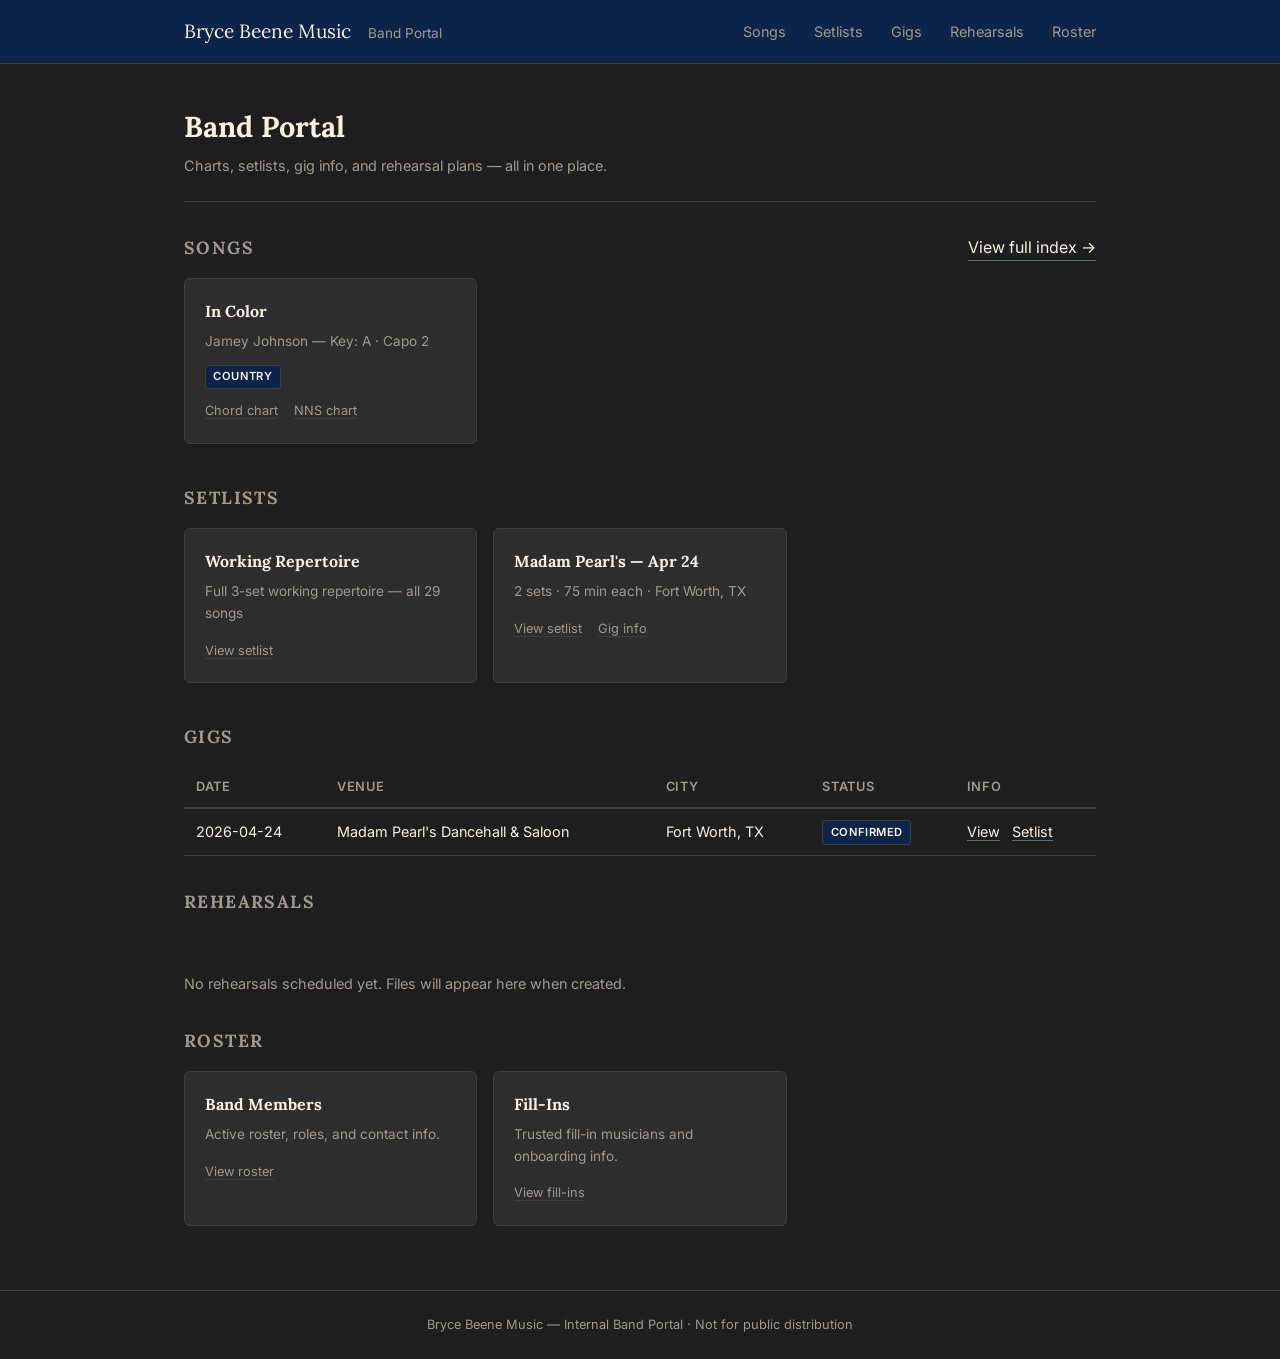
<file: portal.html>
<!DOCTYPE html>
<html lang="en">
<head>
  <meta charset="UTF-8" />
  <meta name="viewport" content="width=device-width, initial-scale=1.0" />
  <title>Band Portal — Bryce Beene Music</title>
  <link rel="preconnect" href="https://fonts.googleapis.com" />
  <link rel="preconnect" href="https://fonts.gstatic.com" crossorigin />
  <link href="https://fonts.googleapis.com/css2?family=Lora:wght@400;600&family=Inter:wght@400;600&display=swap" rel="stylesheet" />
  <link rel="stylesheet" href="css/portal.css" />
</head>
<body>

  <!-- Header -->
  <header class="site-header">
    <div class="container">
      <a href="portal.html" class="brand">
        Bryce Beene Music <span>Band Portal</span>
      </a>
      <nav>
        <a href="#songs">Songs</a>
        <a href="#setlists">Setlists</a>
        <a href="#gigs">Gigs</a>
        <a href="#rehearsals">Rehearsals</a>
        <a href="#roster">Roster</a>
      </nav>
    </div>
  </header>

  <main>
    <div class="container">

      <!-- Page Title -->
      <div class="page-title">
        <h1>Band Portal</h1>
        <p>Charts, setlists, gig info, and rehearsal plans — all in one place.</p>
      </div>

      <!-- Songs -->
      <section id="songs">
        <div class="section-header">
          <h2>Songs</h2>
          <a href="viewer.html?file=band-docs/songs/_index.md">View full index →</a>
        </div>
        <div id="songs-grid" class="card-grid"></div>
      </section>

      <!-- Setlists -->
      <section id="setlists">
        <div class="section-header">
          <h2>Setlists</h2>
        </div>
        <div id="setlists-grid" class="card-grid"></div>
      </section>

      <!-- Gigs -->
      <section id="gigs">
        <div class="section-header">
          <h2>Gigs</h2>
        </div>
        <div class="table-wrap">
          <table>
            <thead>
              <tr>
                <th>Date</th>
                <th>Venue</th>
                <th>City</th>
                <th>Status</th>
                <th>Info</th>
              </tr>
            </thead>
            <tbody id="gigs-tbody"></tbody>
          </table>
        </div>
      </section>

      <!-- Rehearsals -->
      <section id="rehearsals">
        <div class="section-header">
          <h2>Rehearsals</h2>
        </div>
        <div id="rehearsals-grid" class="card-grid"></div>
        <p id="rehearsals-empty" style="font-size:0.9rem; color:var(--text-secondary); margin-bottom:2rem; display:none;">
          No rehearsals scheduled yet. Files will appear here when created.
        </p>
      </section>

      <!-- Roster -->
      <section id="roster">
        <div class="section-header">
          <h2>Roster</h2>
        </div>
        <div class="card-grid">
          <div class="card">
            <h3>Band Members</h3>
            <p>Active roster, roles, and contact info.</p>
            <div class="card-links">
              <a href="viewer.html?file=band-docs/roster/band-members.md">View roster</a>
            </div>
          </div>
          <div class="card">
            <h3>Fill-Ins</h3>
            <p>Trusted fill-in musicians and onboarding info.</p>
            <div class="card-links">
              <a href="viewer.html?file=band-docs/roster/fill-ins.md">View fill-ins</a>
            </div>
          </div>
        </div>
      </section>

    </div>
  </main>

  <footer class="site-footer">
    <div class="container">
      Bryce Beene Music — Internal Band Portal · Not for public distribution
    </div>
  </footer>

  <script>
    fetch('band-docs/manifest.json')
      .then(r => r.json())
      .then(data => {
        renderSongs(data.songs);
        renderSetlists(data.setlists);
        renderGigs(data.gigs);
        renderRehearsals(data.rehearsals);
      })
      .catch(err => console.error('Failed to load manifest:', err));

    function renderSongs(songs) {
      const active = songs.filter(s => !s.archived);
      document.getElementById('songs-grid').innerHTML = active.map(s => {
        const capo = s.capo ? ` · Capo ${s.capo}` : '';
        const tags = s.tags ? s.tags.map(t =>
          `<span class="badge">${t}</span>`).join(' ') : '';
        return `
          <div class="card">
            <h3>${s.title}</h3>
            <p>${s.artist} — Key: ${s.key}${capo}</p>
            ${tags ? `<p style="margin-bottom:0.5rem;">${tags}</p>` : ''}
            <div class="card-links">
              ${s.chord_chart ? `<a href="viewer.html?file=${s.chord_chart}">Chord chart</a>` : ''}
              ${s.number_chart ? `<a href="viewer.html?file=${s.number_chart}">NNS chart</a>` : ''}
            </div>
          </div>`;
      }).join('');
    }

    function renderSetlists(setlists) {
      const active = setlists.filter(s => !s.archived);
      document.getElementById('setlists-grid').innerHTML = active.map(s => `
        <div class="card">
          <h3>${s.title}</h3>
          <p>${s.description}</p>
          <div class="card-links">
            <a href="viewer.html?file=${s.file}">View setlist</a>
            ${s.gig ? `<a href="viewer.html?file=${s.gig}">Gig info</a>` : ''}
          </div>
        </div>`).join('');
    }

    function renderGigs(gigs) {
      const active = gigs.filter(g => !g.archived);
      document.getElementById('gigs-tbody').innerHTML = active.map(g => `
        <tr>
          <td>${g.date}</td>
          <td>${g.venue}</td>
          <td>${g.city}</td>
          <td><span class="badge">${g.status}</span></td>
          <td>
            <a href="viewer.html?file=${g.file}">View</a>
            ${g.setlist ? `<a href="viewer.html?file=${g.setlist}" style="margin-left:0.5rem;">Setlist</a>` : ''}
          </td>
        </tr>`).join('');
    }

    function renderRehearsals(rehearsals) {
      const active = rehearsals.filter(r => !r.archived);
      const emptyEl = document.getElementById('rehearsals-empty');
      if (active.length === 0) {
        emptyEl.style.display = 'block';
        return;
      }
      document.getElementById('rehearsals-grid').innerHTML = active.map(r => `
        <div class="card">
          <h3>${r.date}</h3>
          <p>${r.description || ''}</p>
          <div class="card-links">
            <a href="viewer.html?file=${r.file}">View plan</a>
          </div>
        </div>`).join('');
    }
  </script>

</body>
</html>
</file>
<file: css/portal.css>
/* ============================================
   Portal & Viewer — Bryce Beene Music
   Internal band member tool
   ============================================ */

/* --- Variables --- */
:root {
  --bg-primary: #1e1e1e;
  --bg-secondary: #252526;
  --bg-card: #2d2d2d;
  --border: #3e3e3e;
  --text-primary: #f8f0e5;
  --text-secondary: #a0998f;
  --accent-navy: #0b2447;
  --accent-cream: #f8f0e5;
  --accent-green: #576f72;
  --highlight: #1e3a5f;
  --font-headline: 'Lora', serif;
  --font-body: 'Inter', sans-serif;
  --font-mono: 'Courier New', Courier, monospace;
}

/* --- Reset --- */
*, *::before, *::after {
  box-sizing: border-box;
  margin: 0;
  padding: 0;
}

/* --- Base --- */
html {
  font-size: 16px;
  scroll-behavior: smooth;
}

body {
  background-color: var(--bg-primary);
  color: var(--text-primary);
  font-family: var(--font-body);
  line-height: 1.6;
  min-height: 100vh;
}

a {
  color: var(--accent-cream);
  text-decoration: none;
  border-bottom: 1px solid var(--accent-green);
  transition: color 0.2s, border-color 0.2s;
}

a:hover {
  color: #ffffff;
  border-bottom-color: var(--accent-cream);
}

/* --- Layout --- */
.container {
  max-width: 960px;
  margin: 0 auto;
  padding: 0 1.5rem;
}

/* --- Header --- */
.site-header {
  background-color: var(--accent-navy);
  border-bottom: 1px solid var(--border);
  padding: 1rem 0;
  position: sticky;
  top: 0;
  z-index: 100;
}

.site-header .container {
  display: flex;
  align-items: center;
  justify-content: space-between;
}

.site-header .brand {
  font-family: var(--font-headline);
  font-size: 1.2rem;
  color: var(--accent-cream);
  border-bottom: none;
}

.site-header .brand span {
  font-size: 0.85rem;
  color: var(--text-secondary);
  font-family: var(--font-body);
  margin-left: 0.75rem;
}

.site-header nav a {
  font-size: 0.9rem;
  margin-left: 1.5rem;
  border-bottom: none;
  color: var(--text-secondary);
}

.site-header nav a:hover {
  color: var(--accent-cream);
}

/* --- Page Title --- */
.page-title {
  padding: 2.5rem 0 1.5rem;
  border-bottom: 1px solid var(--border);
  margin-bottom: 2rem;
}

.page-title h1 {
  font-family: var(--font-headline);
  font-size: 1.8rem;
  color: var(--accent-cream);
  margin-bottom: 0.25rem;
}

.page-title p {
  color: var(--text-secondary);
  font-size: 0.9rem;
}

/* --- Cards --- */
.card-grid {
  display: grid;
  grid-template-columns: repeat(auto-fill, minmax(260px, 1fr));
  gap: 1rem;
  margin-bottom: 2.5rem;
}

.card {
  background-color: var(--bg-card);
  border: 1px solid var(--border);
  border-radius: 6px;
  padding: 1.25rem;
  transition: border-color 0.2s, background-color 0.2s;
}

.card:hover {
  border-color: var(--accent-green);
  background-color: var(--highlight);
}

.card h3 {
  font-family: var(--font-headline);
  font-size: 1rem;
  color: var(--accent-cream);
  margin-bottom: 0.4rem;
}

.card p {
  font-size: 0.85rem;
  color: var(--text-secondary);
  margin-bottom: 0.75rem;
}

.card .card-links a {
  font-size: 0.8rem;
  margin-right: 0.75rem;
  color: var(--text-secondary);
  border-bottom: 1px solid var(--border);
}

.card .card-links a:hover {
  color: var(--accent-cream);
  border-bottom-color: var(--accent-green);
}

/* --- Section Headers --- */
.section-header {
  display: flex;
  align-items: center;
  justify-content: space-between;
  margin-bottom: 1rem;
}

.section-header h2 {
  font-family: var(--font-headline);
  font-size: 1.1rem;
  color: var(--text-secondary);
  text-transform: uppercase;
  letter-spacing: 0.08em;
}

/* --- Tables --- */
.table-wrap {
  overflow-x: auto;
  margin-bottom: 2rem;
}

table {
  width: 100%;
  border-collapse: collapse;
  font-size: 0.9rem;
}

thead tr {
  border-bottom: 2px solid var(--border);
}

thead th {
  text-align: left;
  padding: 0.6rem 0.75rem;
  color: var(--text-secondary);
  font-weight: 600;
  font-size: 0.8rem;
  text-transform: uppercase;
  letter-spacing: 0.05em;
}

tbody tr {
  border-bottom: 1px solid var(--border);
  transition: background-color 0.15s;
}

tbody tr:hover {
  background-color: var(--bg-card);
}

tbody td {
  padding: 0.6rem 0.75rem;
  color: var(--text-primary);
}

/* --- Viewer Content --- */
.viewer-content {
  padding: 2rem 0 4rem;
}

.viewer-content h1,
.viewer-content h2,
.viewer-content h3 {
  font-family: var(--font-headline);
  color: var(--accent-cream);
  margin: 1.5rem 0 0.75rem;
}

.viewer-content h1 {
  font-size: 1.8rem;
  padding-bottom: 0.5rem;
  border-bottom: 1px solid var(--border);
}

.viewer-content h2 {
  font-size: 1.2rem;
  padding-bottom: 0.35rem;
  border-bottom: 1px solid var(--border);
}

.viewer-content h3 {
  font-size: 1rem;
}

.viewer-content p {
  margin-bottom: 0.75rem;
  color: var(--text-primary);
}

.viewer-content ul,
.viewer-content ol {
  margin: 0.5rem 0 0.75rem 1.5rem;
  color: var(--text-primary);
}

.viewer-content li {
  margin-bottom: 0.25rem;
}

.viewer-content hr {
  border: none;
  border-top: 1px solid var(--border);
  margin: 1.5rem 0;
}

.viewer-content table {
  margin-bottom: 1rem;
}

/* --- Code blocks (chord charts) --- */
.viewer-content pre {
  background-color: var(--bg-card);
  border: 1px solid var(--border);
  border-left: 3px solid var(--accent-green);
  border-radius: 4px;
  padding: 1rem 1.25rem;
  overflow-x: auto;
  margin: 0.75rem 0 1.25rem;
}

.viewer-content pre code {
  font-family: var(--font-mono);
  font-size: 0.9rem;
  color: var(--accent-cream);
  background: none;
  padding: 0;
}

.viewer-content code {
  font-family: var(--font-mono);
  font-size: 0.85rem;
  background-color: var(--bg-card);
  padding: 0.15rem 0.35rem;
  border-radius: 3px;
  color: var(--accent-cream);
}

/* --- Back link --- */
.back-link {
  display: inline-flex;
  align-items: center;
  gap: 0.4rem;
  font-size: 0.85rem;
  color: var(--text-secondary);
  border-bottom: none;
  margin: 1.5rem 0;
}

.back-link:hover {
  color: var(--accent-cream);
}

/* --- Download button --- */
.btn-download {
  display: inline-block;
  padding: 0.4rem 0.9rem;
  font-size: 0.8rem;
  background-color: var(--accent-navy);
  color: var(--accent-cream);
  border: 1px solid var(--border);
  border-radius: 4px;
  cursor: pointer;
  transition: background-color 0.2s;
  text-decoration: none;
}

.btn-download:hover {
  background-color: var(--highlight);
  border-color: var(--accent-green);
}

/* --- Badge --- */
.badge {
  display: inline-block;
  font-size: 0.7rem;
  padding: 0.15rem 0.45rem;
  border-radius: 3px;
  font-weight: 600;
  text-transform: uppercase;
  letter-spacing: 0.04em;
  background-color: var(--accent-navy);
  color: var(--accent-cream);
  border: 1px solid var(--border);
}

.badge.original {
  background-color: #2d4a1e;
  border-color: #4a7a32;
  color: #a8d878;
}

/* --- Archive Toggle --- */
.archive-toggle {
  display: inline-flex;
  align-items: center;
  gap: 0.4rem;
  font-size: 0.8rem;
  color: var(--text-secondary);
  cursor: pointer;
  user-select: none;
}

.archive-toggle input[type="checkbox"] {
  accent-color: var(--accent-green);
  width: 14px;
  height: 14px;
  cursor: pointer;
}

.archive-toggle:hover {
  color: var(--accent-cream);
}

/* --- Archived Section --- */
.archived-section {
  margin-top: 1rem;
  margin-bottom: 2rem;
}

.archived-label {
  font-size: 0.75rem;
  text-transform: uppercase;
  letter-spacing: 0.08em;
  color: var(--text-secondary);
  border-top: 1px dashed var(--border);
  padding-top: 0.75rem;
  margin-bottom: 0.75rem;
}

/* --- Archived card state --- */
.card.archived {
  opacity: 0.6;
  border-style: dashed;
}

.card.archived:hover {
  opacity: 0.9;
}

tr.archived td {
  opacity: 0.6;
  font-style: italic;
}

/* --- Footer --- */
.site-footer {
  border-top: 1px solid var(--border);
  padding: 1.5rem 0;
  margin-top: 4rem;
  text-align: center;
  font-size: 0.8rem;
  color: var(--text-secondary);
}

/* --- Responsive --- */
@media (max-width: 640px) {
  .card-grid {
    grid-template-columns: 1fr;
  }

  .site-header .container {
    flex-direction: column;
    align-items: flex-start;
    gap: 0.5rem;
  }

  .site-header nav a:first-child {
    margin-left: 0;
  }

  .page-title h1 {
    font-size: 1.4rem;
  }
}

/* --- Print / Save as PDF --- */
@media print {

  /* Hide everything except the chart content */
  .site-header,
  .site-footer,
  .back-link,
  .file-toolbar,
  .btn-download {
    display: none !important;
    visibility: hidden !important;
  }

  /* Clean white page */
  html, body {
    background-color: #ffffff !important;
    color: #000000 !important;
    font-size: 12pt;
    margin: 0;
    padding: 0;
  }

  /* Remove container padding */
  .container {
    max-width: 100% !important;
    padding: 0 !important;
    margin: 0 !important;
  }

  main {
    padding: 0 !important;
    margin: 0 !important;
  }

  /* Chart content */
  .viewer-content {
    padding: 0 !important;
    margin: 0 !important;
  }

  .viewer-content h1 {
    font-size: 18pt;
    color: #000000 !important;
    border-bottom: 1pt solid #cccccc;
    margin-bottom: 8pt;
  }

  .viewer-content h2 {
    font-size: 13pt;
    color: #000000 !important;
    border-bottom: 1pt solid #eeeeee;
    margin-top: 14pt;
    margin-bottom: 4pt;
  }

  .viewer-content h3 {
    font-size: 11pt;
    color: #000000 !important;
  }

  .viewer-content p {
    color: #000000 !important;
    margin-bottom: 4pt;
  }

  .viewer-content ul,
  .viewer-content ol {
    color: #000000 !important;
  }

  .viewer-content hr {
    border: none !important;
    border-top: 1pt solid #cccccc !important;
    margin: 8pt 0 !important;
  }

  /* Chord blocks — keep monospace, light background */
  .viewer-content pre {
    background-color: #f7f7f7 !important;
    border: 1pt solid #cccccc !important;
    border-left: 3pt solid #576f72 !important;
    border-radius: 0 !important;
    padding: 8pt 10pt !important;
    margin: 4pt 0 10pt !important;
    page-break-inside: avoid;
  }

  .viewer-content pre code {
    font-family: 'Courier New', Courier, monospace !important;
    font-size: 9pt !important;
    color: #000000 !important;
    background: none !important;
  }

  /* Tables */
  .viewer-content table {
    width: 100%;
    border-collapse: collapse;
    font-size: 10pt;
  }

  .viewer-content thead th {
    color: #000000 !important;
    border-bottom: 2pt solid #cccccc !important;
    padding: 4pt 6pt !important;
  }

  .viewer-content tbody td {
    color: #000000 !important;
    border-bottom: 1pt solid #eeeeee !important;
    padding: 4pt 6pt !important;
  }

  .viewer-content a {
    color: #000000 !important;
    border-bottom: none !important;
    text-decoration: none !important;
  }

  /* Keep sections together where possible */
  h2, h3 {
    page-break-after: avoid;
  }
}
</file>
